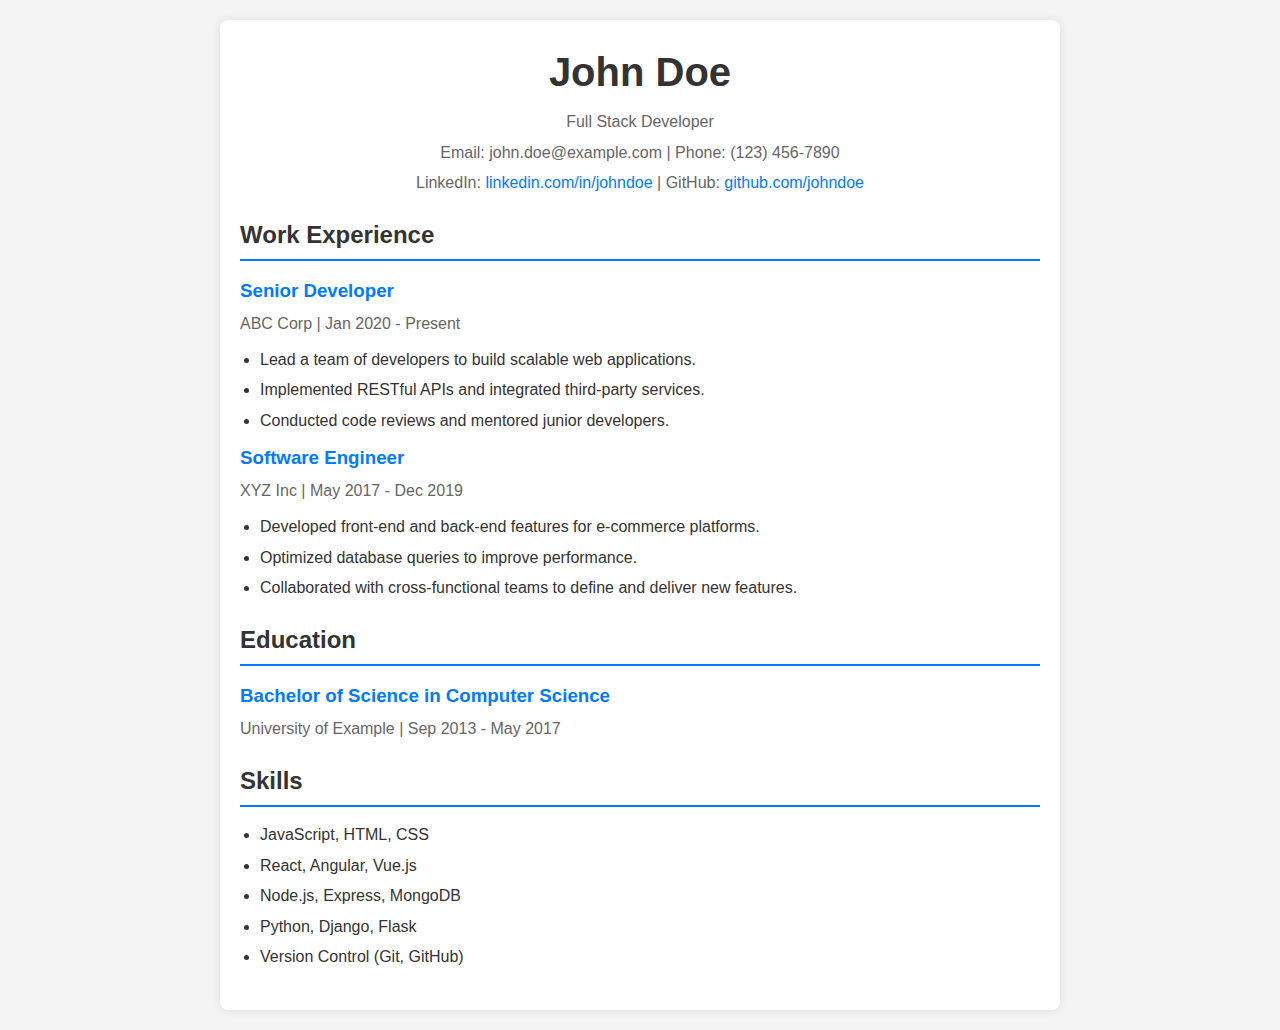
<file: resume.html>
<!DOCTYPE html>
<html lang="en">
<head>
  <meta charset="UTF-8">
  <meta name="viewport" content="width=device-width, initial-scale=1.0">
  <title>Professional Resume</title>
  <link rel="stylesheet" href="docs/assets/styles.css">
</head>
<body>

<div class="resume-container">
  <header>
    <h1>John Doe</h1>
    <p>Full Stack Developer</p>
    <p>Email: john.doe@example.com | Phone: (123) 456-7890</p>
    <p>LinkedIn: <a href="#">linkedin.com/in/johndoe</a> | GitHub: <a href="#">github.com/johndoe</a></p>
  </header>
  
  <section class="section">
    <h2>Work Experience</h2>
    <div class="section-content">
      <h3>Senior Developer</h3>
      <p>ABC Corp | Jan 2020 - Present</p>
      <ul>
        <li>Lead a team of developers to build scalable web applications.</li>
        <li>Implemented RESTful APIs and integrated third-party services.</li>
        <li>Conducted code reviews and mentored junior developers.</li>
      </ul>
      
      <h3>Software Engineer</h3>
      <p>XYZ Inc | May 2017 - Dec 2019</p>
      <ul>
        <li>Developed front-end and back-end features for e-commerce platforms.</li>
        <li>Optimized database queries to improve performance.</li>
        <li>Collaborated with cross-functional teams to define and deliver new features.</li>
      </ul>
    </div>
  </section>
  
  <section class="section">
    <h2>Education</h2>
    <div class="section-content">
      <h3>Bachelor of Science in Computer Science</h3>
      <p>University of Example | Sep 2013 - May 2017</p>
    </div>
  </section>
  
  <section class="section">
    <h2>Skills</h2>
    <div class="section-content">
      <ul>
        <li>JavaScript, HTML, CSS</li>
        <li>React, Angular, Vue.js</li>
        <li>Node.js, Express, MongoDB</li>
        <li>Python, Django, Flask</li>
        <li>Version Control (Git, GitHub)</li>
      </ul>
    </div>
  </section>
</div>

<script src="docs/assets/script.js"></script>
</body>
</html>
</file>
<file: docs/assets/styles.css>
body {
  font-family: Arial, sans-serif;
  line-height: 1.6;
  margin: 0;
  padding: 0;
  background-color: #f4f4f4;
}

.resume-container {
  max-width: 800px;
  margin: 20px auto;
  padding: 20px;
  background-color: #fff;
  box-shadow: 0 0 10px rgba(0, 0, 0, 0.1);
  border-radius: 8px;
}

header {
  text-align: center;
  margin-bottom: 20px;
}

header h1 {
  margin: 0;
  font-size: 2.5em;
  color: #333;
}

header p {
  margin: 5px 0;
  color: #666;
}

header a {
  color: #007bff;
  text-decoration: none;
}

header a:hover {
  text-decoration: underline;
}

.section {
  margin-bottom: 20px;
}

.section h2 {
  border-bottom: 2px solid #007bff;
  padding-bottom: 5px;
  margin-bottom: 15px;
  color: #333;
}

.section-content h3 {
  margin: 10px 0 5px;
  color: #007bff;
}

.section-content p {
  margin: 5px 0;
  color: #666;
}

.section-content ul {
  list-style-type: disc;
  margin: 10px 0 0 20px;
  padding: 0;
}

.section-content ul li {
  margin-bottom: 5px;
  color: #333;
}
</file>
